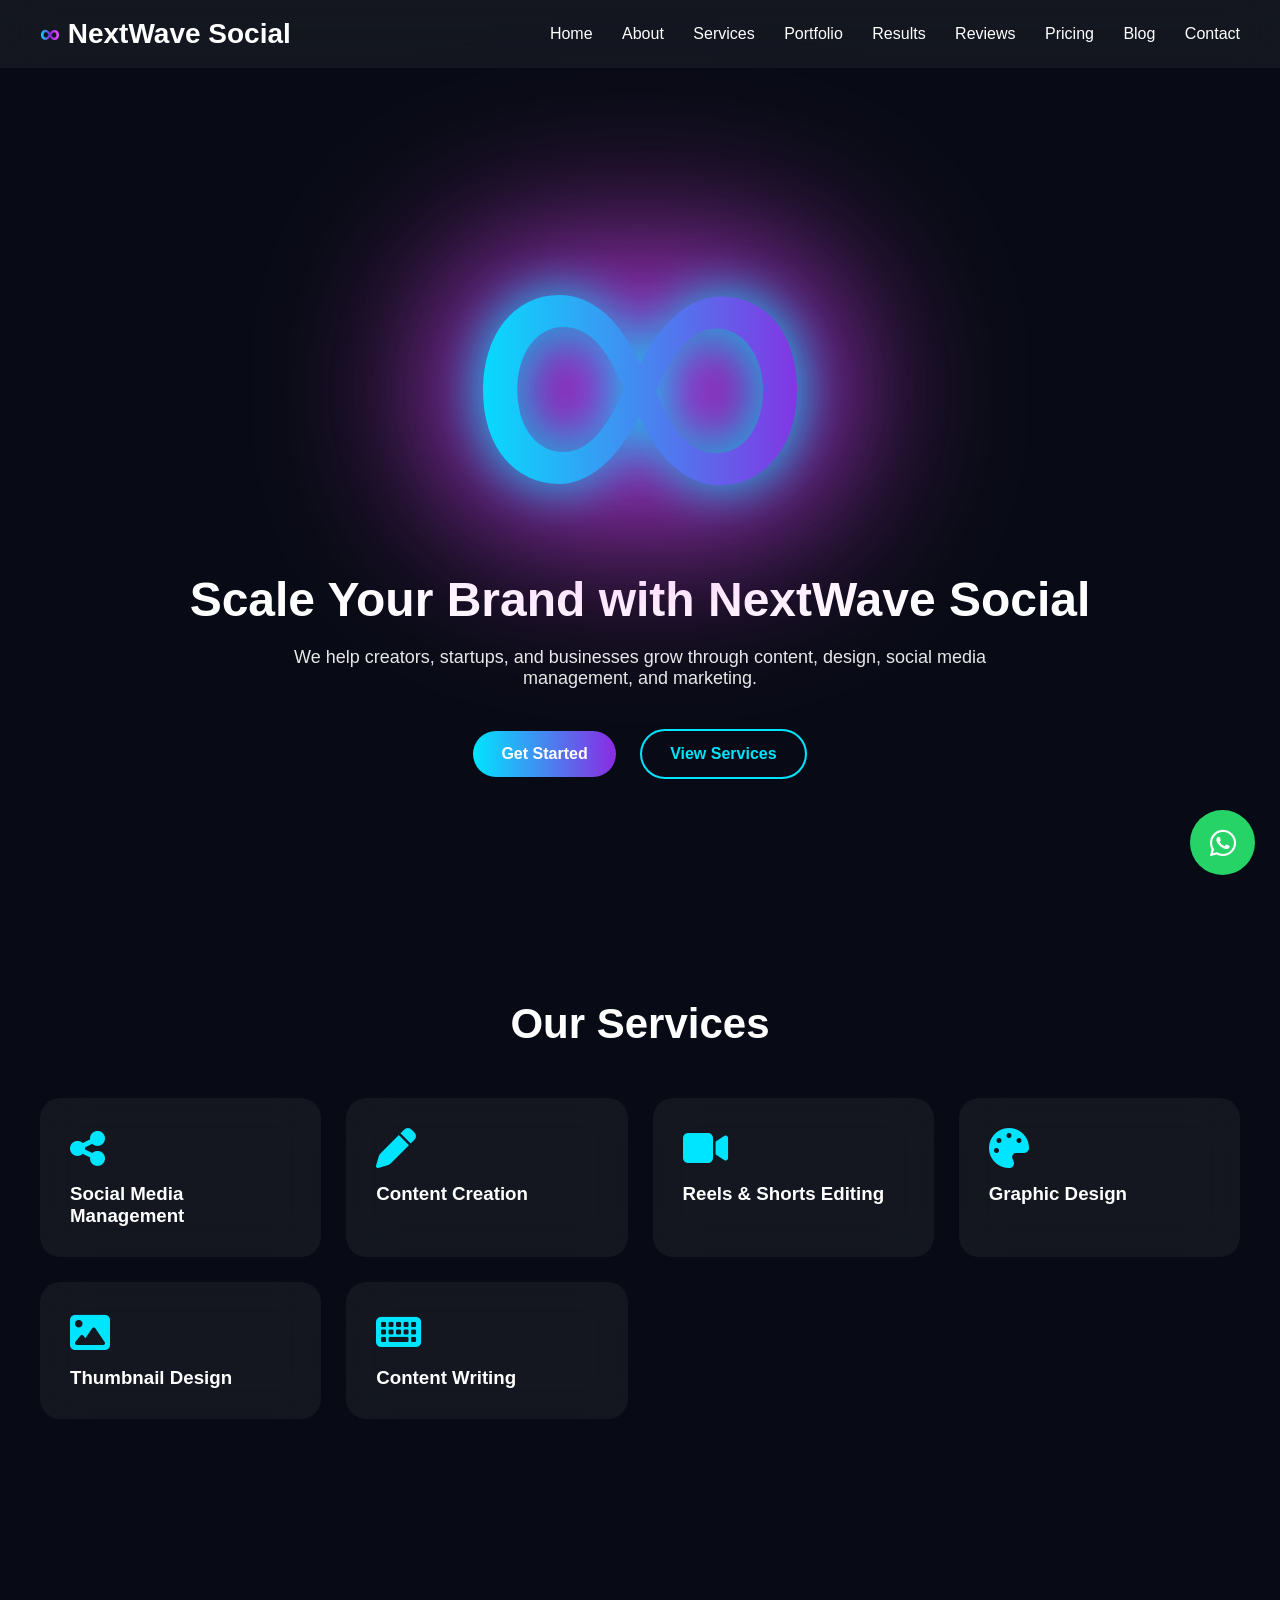
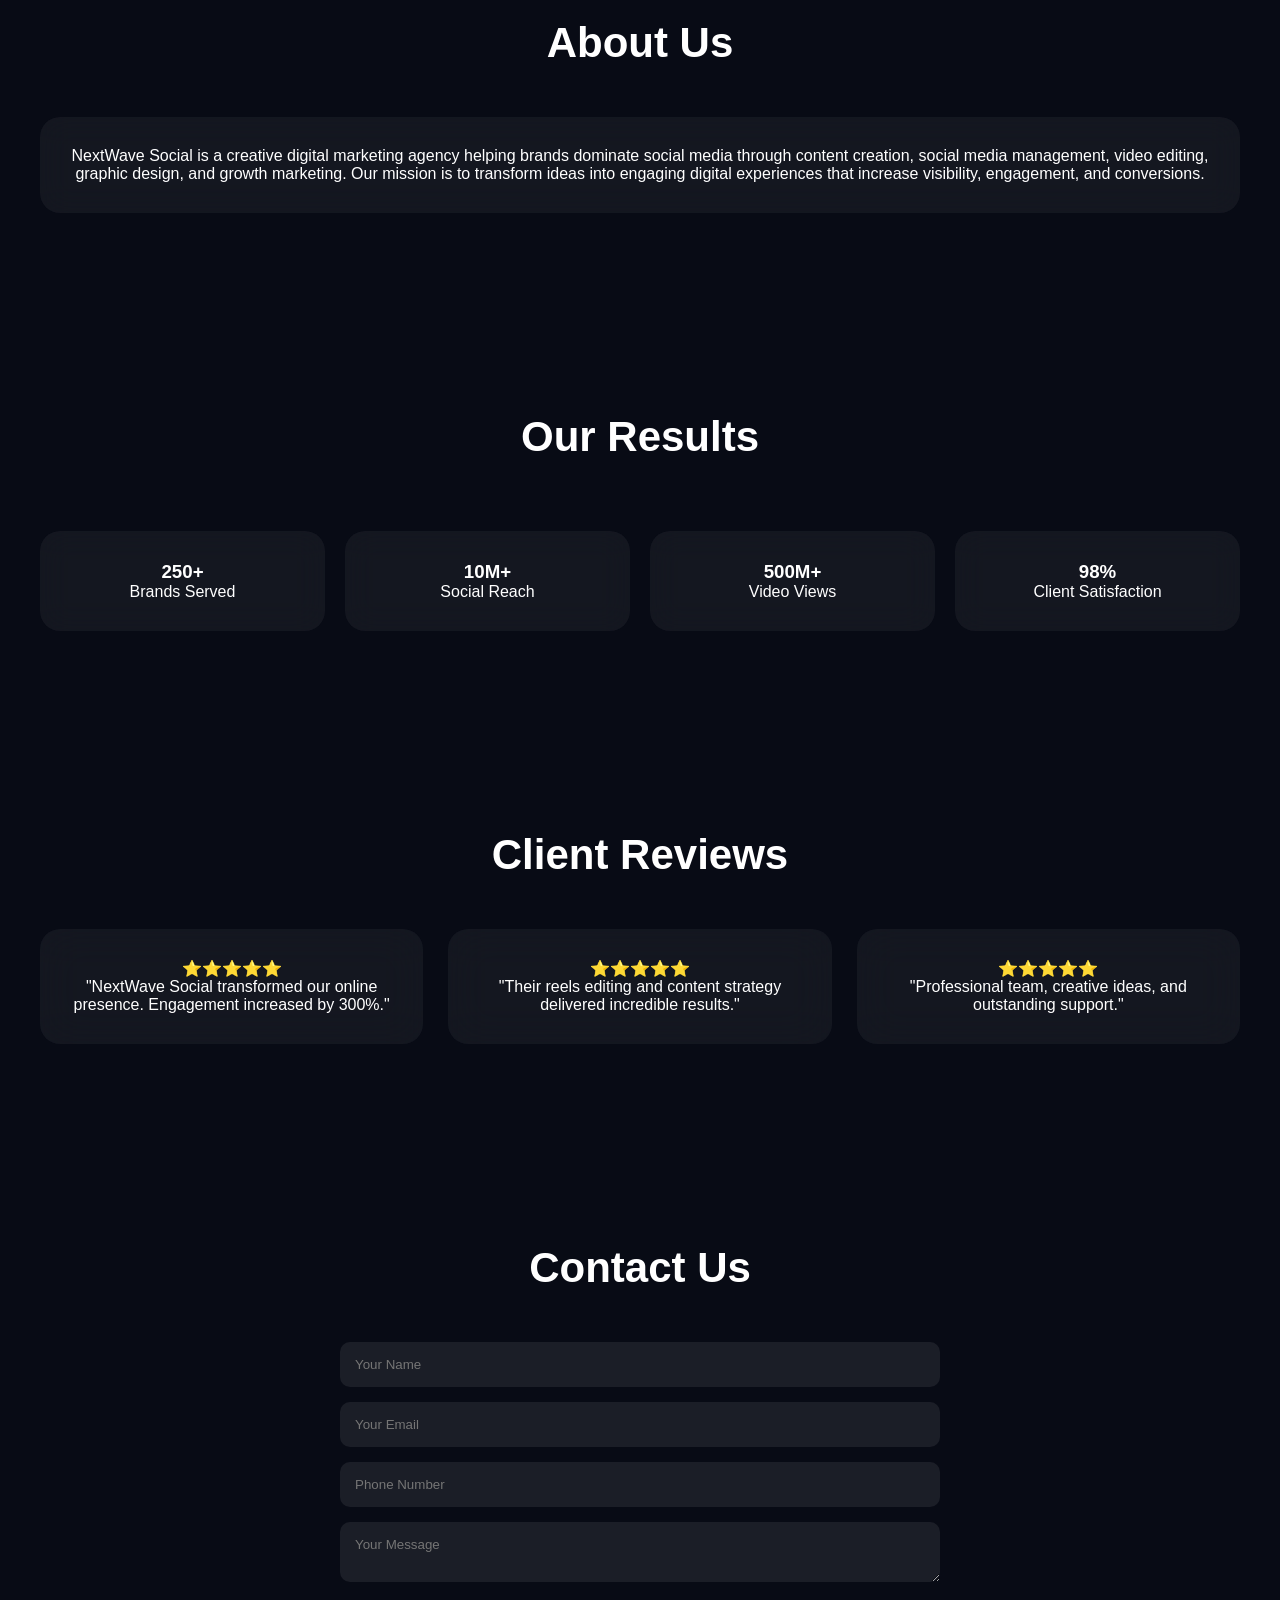
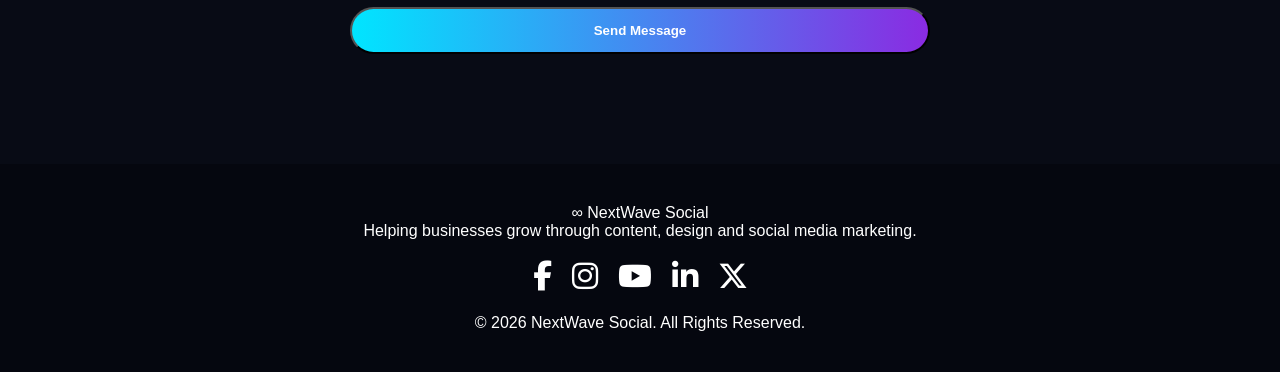
<file: index.html>
<!DOCTYPE html>
<html lang="en">
<head>
<meta charset="UTF-8">
<meta name="viewport" content="width=device-width, initial-scale=1.0">
<title>NextWave Social</title>

<link rel="stylesheet" href="https://cdnjs.cloudflare.com/ajax/libs/font-awesome/6.5.0/css/all.min.css">

<style>
*{
margin:0;
padding:0;
box-sizing:border-box;
scroll-behavior:smooth;
font-family:Arial,sans-serif;
}

body{
background:#080b15;
color:white;
overflow-x:hidden;
}

/* HEADER */
header{
position:fixed;
top:0;
left:0;
width:100%;
padding:18px 40px;
display:flex;
justify-content:space-between;
align-items:center;
background:rgba(255,255,255,.05);
backdrop-filter:blur(20px);
z-index:1000;
}

.logo{
font-size:28px;
font-weight:bold;
}

.logo span{
background:linear-gradient(90deg,#00E5FF,#8A2BE2,#FF4DFF);
-webkit-background-clip:text;
-webkit-text-fill-color:transparent;
}

nav a{
color:white;
text-decoration:none;
margin-left:25px;
}

nav a:hover{
color:#00E5FF;
}

/* HERO */
.hero{
min-height:100vh;
display:flex;
flex-direction:column;
justify-content:center;
align-items:center;
text-align:center;
padding:100px 20px;
position:relative;
overflow:hidden;
}

.infinity-logo{
font-size:500px;
line-height:1;

background:linear-gradient(
90deg,
#00E5FF,
#8A2BE2,
#0066FF,
#FF4DFF,
#00E5FF
);

background-size:400% 400%;

-webkit-background-clip:text;
-webkit-text-fill-color:transparent;

animation:
gradientFlow 8s ease infinite,
floatLogo 5s ease-in-out infinite;

filter:
drop-shadow(0 0 25px #00E5FF)
drop-shadow(0 0 60px #8A2BE2)
drop-shadow(0 0 90px #FF4DFF);
}

.hero h1{
font-size:3rem;
margin-top:-40px;
}

.hero p{
max-width:700px;
margin-top:20px;
font-size:18px;
opacity:.9;
}

.buttons{
margin-top:30px;
}

.btn{
display:inline-block;
padding:14px 28px;
border-radius:50px;
text-decoration:none;
margin:10px;
font-weight:bold;
}

.primary{
background:linear-gradient(90deg,#00E5FF,#8A2BE2);
color:white;
}

.secondary{
border:2px solid #00E5FF;
color:#00E5FF;
}

.btn:hover{
transform:translateY(-3px);
}

/* SERVICES */
.services{
padding:100px 40px;
}

.section-title{
text-align:center;
font-size:42px;
margin-bottom:50px;
}

.service-grid{
display:grid;
grid-template-columns:repeat(auto-fit,minmax(250px,1fr));
gap:25px;
}

.service-card{
background:rgba(255,255,255,.05);
backdrop-filter:blur(20px);
padding:30px;
border-radius:20px;
transition:.4s;
}

.service-card:hover{
transform:translateY(-10px);
}

.service-card i{
font-size:40px;
margin-bottom:15px;
color:#00E5FF;
}

.about,
.results,
#reviews,
#contact,
.social-media{
padding:100px 40px;
text-align:center;
}

.about-box,
.result-card{
background:rgba(255,255,255,.05);
backdrop-filter:blur(15px);
padding:30px;
border-radius:20px;
margin-top:20px;
}

.results-grid{
display:grid;
grid-template-columns:repeat(auto-fit,minmax(220px,1fr));
gap:20px;
}

.contact-form{
max-width:600px;
margin:auto;
display:flex;
flex-direction:column;
gap:15px;
}

.contact-form input,
.contact-form textarea{
padding:15px;
border:none;
border-radius:10px;
background:rgba(255,255,255,.08);
color:white;
}

.social-icons{
display:flex;
justify-content:center;
gap:20px;
margin-top:20px;
}

.social-icons a{
font-size:30px;
color:white;
transition:.3s;
}

.social-icons a:hover{
color:#00E5FF;
}

.whatsapp-btn{
position:fixed;
bottom:25px;
right:25px;
width:65px;
height:65px;
background:#25D366;
border-radius:50%;
display:flex;
align-items:center;
justify-content:center;
font-size:30px;
color:white;
text-decoration:none;
z-index:999;
}

footer{
padding:60px 20px;
text-align:center;
background:#05070f;
}

/* FOOTER */
footer{
padding:40px;
text-align:center;
background:#05070f;
}

/* ANIMATIONS */
@keyframes gradientFlow{
0%{background-position:0% 50%;}
50%{background-position:100% 50%;}
100%{background-position:0% 50%;}
}

@keyframes floatLogo{
0%,100%{
transform:translateY(0);
}
50%{
transform:translateY(-15px);
}
}

@media(max-width:768px){

.infinity-logo{
font-size:180px;
}

.hero h1{
font-size:2rem;
}

nav{
display:none;
}

}
</style>
</head>
<body>

<header>
<div class="logo">
<span>∞</span> NextWave Social
</div>

<nav>
<a href="index.html">Home</a>
<a href="about.html">About</a>
<a href="services.html">Services</a>
<a href="portfolio.html">Portfolio</a>
<a href="results.html">Results</a>
<a href="reviews.html">Reviews</a>
<a href="pricing.html">Pricing</a>
<a href="blog.html">Blog</a>
<a href="contact.html">Contact</a>
</nav>
</header>

<section class="hero">

<div class="infinity-logo">∞</div>

<h1>Scale Your Brand with NextWave Social</h1>

<p>
We help creators, startups, and businesses grow through content,
design, social media management, and marketing.
</p>

<div class="buttons">
<a href="#" class="btn primary">Get Started</a>
<a href="#" class="btn secondary">View Services</a>
</div>

</section>

<section class="services">

<h2 class="section-title">Our Services</h2>

<div class="service-grid">

<div class="service-card">
<i class="fas fa-share-alt"></i>
<h3>Social Media Management</h3>
</div>

<div class="service-card">
<i class="fas fa-pen"></i>
<h3>Content Creation</h3>
</div>

<div class="service-card">
<i class="fas fa-video"></i>
<h3>Reels & Shorts Editing</h3>
</div>

<div class="service-card">
<i class="fas fa-palette"></i>
<h3>Graphic Design</h3>
</div>

<div class="service-card">
<i class="fas fa-image"></i>
<h3>Thumbnail Design</h3>
</div>

<div class="service-card">
<i class="fas fa-keyboard"></i>
<h3>Content Writing</h3>
</div>

</div>

</section>

<section id="about" class="about">
    <h2 class="section-title">About Us</h2>

    <div class="about-box">
        <p>
            NextWave Social is a creative digital marketing agency helping
            brands dominate social media through content creation, social media
            management, video editing, graphic design, and growth marketing.

            Our mission is to transform ideas into engaging digital experiences
            that increase visibility, engagement, and conversions.
        </p>
    </div>
</section>


<section id="results" class="results">

<h2 class="section-title">Our Results</h2>

<div class="results-grid">

<div class="result-card">
<h3>250+</h3>
<p>Brands Served</p>
</div>

<div class="result-card">
<h3>10M+</h3>
<p>Social Reach</p>
</div>

<div class="result-card">
<h3>500M+</h3>
<p>Video Views</p>
</div>

<div class="result-card">
<h3>98%</h3>
<p>Client Satisfaction</p>
</div>

</div>

</section>

<section id="reviews">

<h2 class="section-title">Client Reviews</h2>

<div class="service-grid">

<div class="service-card">
⭐⭐⭐⭐⭐
<p>
"NextWave Social transformed our online presence.
Engagement increased by 300%."
</p>
</div>

<div class="service-card">
⭐⭐⭐⭐⭐
<p>
"Their reels editing and content strategy
delivered incredible results."
</p>
</div>

<div class="service-card">
⭐⭐⭐⭐⭐
<p>
"Professional team, creative ideas,
and outstanding support."
</p>
</div>

</div>

</section>


<section id="contact">

<h2 class="section-title">Contact Us</h2>

<form class="contact-form">

<input type="text" placeholder="Your Name" required>

<input type="email" placeholder="Your Email" required>

<input type="tel" placeholder="Phone Number">

<textarea placeholder="Your Message"></textarea>

<button type="submit" class="btn primary">
Send Message
</button>

</form>

</section>

<a href="https://wa.me/"
class="whatsapp-btn"
target="_blank">

<i class="fab fa-whatsapp"></i>

</a>


<footer>

<div class="footer-logo">
∞ NextWave Social
</div>

<p>
Helping businesses grow through content,
design and social media marketing.
</p>

<div class="social-icons">

<a href="#"><i class="fab fa-facebook-f"></i></a>

<a href="#"><i class="fab fa-instagram"></i></a>

<a href="#"><i class="fab fa-youtube"></i></a>

<a href="#"><i class="fab fa-linkedin-in"></i></a>

<a href="#"><i class="fab fa-x-twitter"></i></a>

</div>

<p style="margin-top:20px;">
© 2026 NextWave Social. All Rights Reserved.
</p>

  </footer>
</file>
